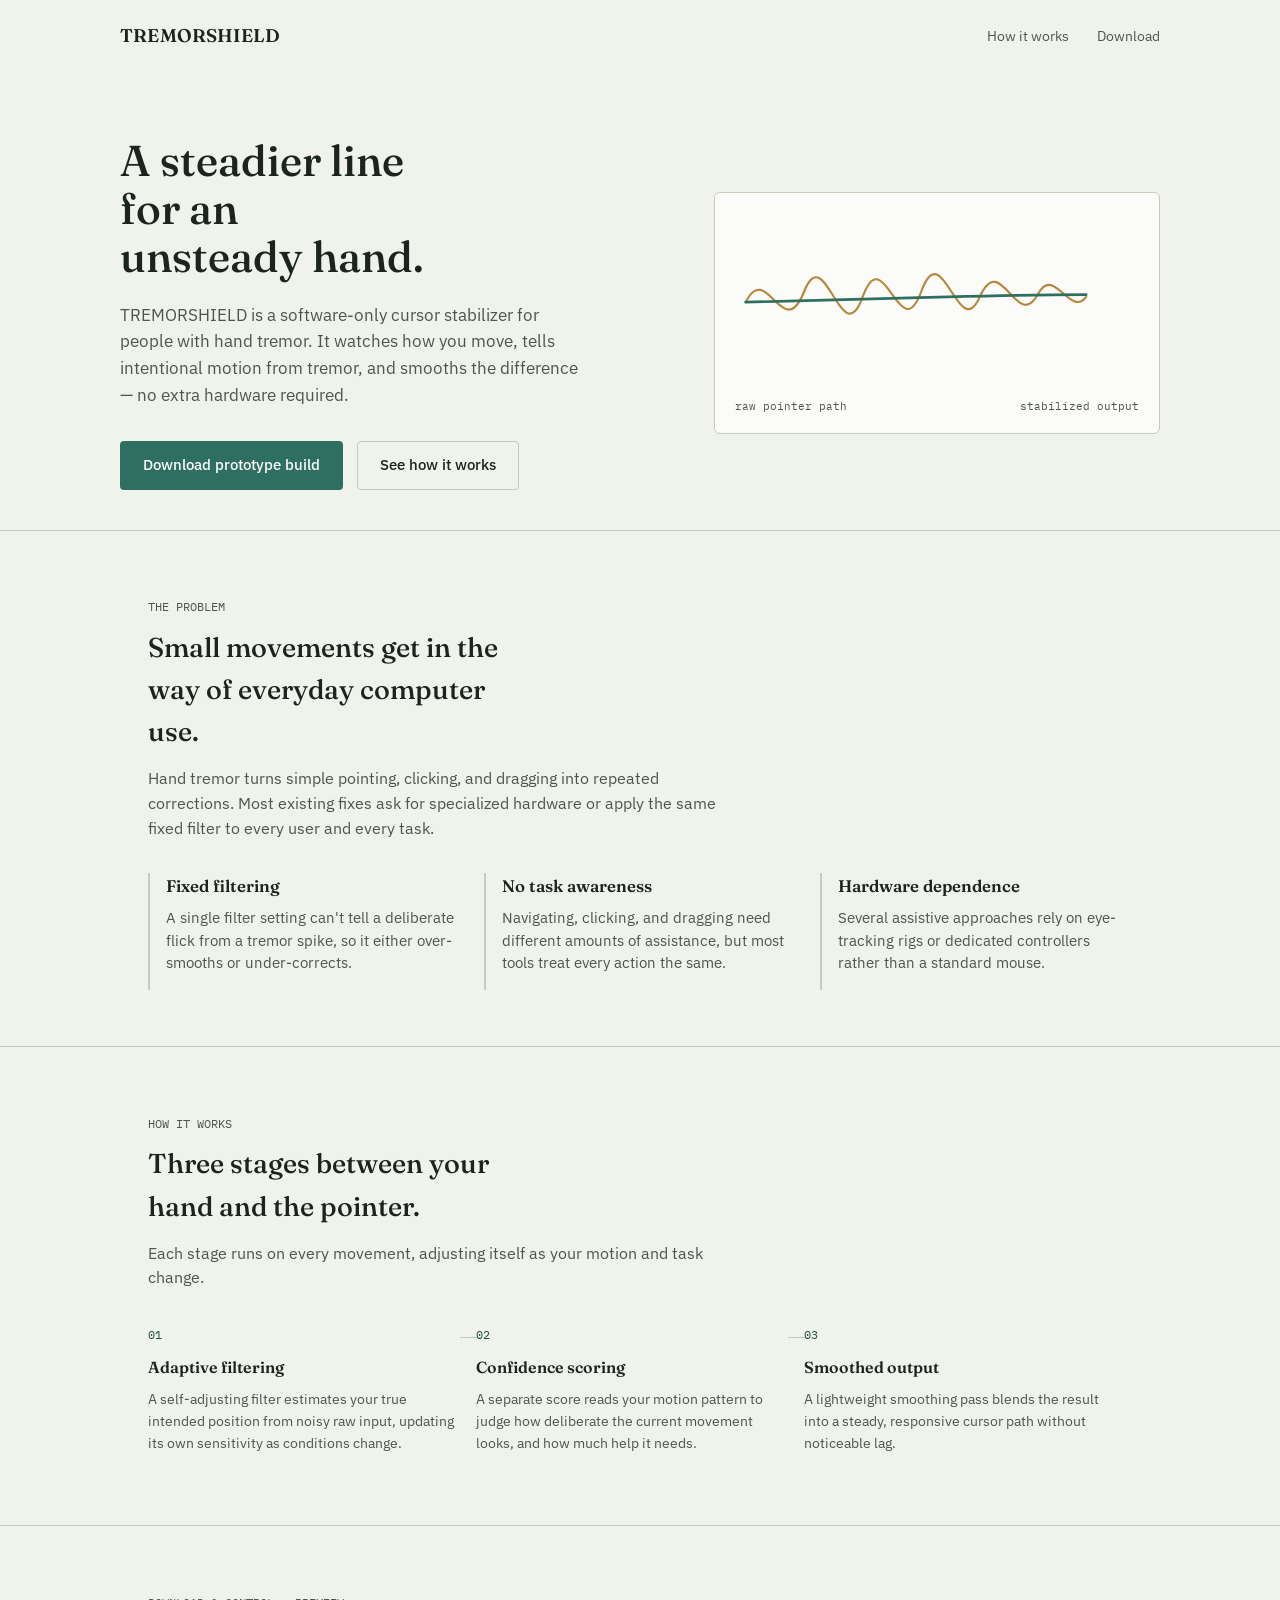
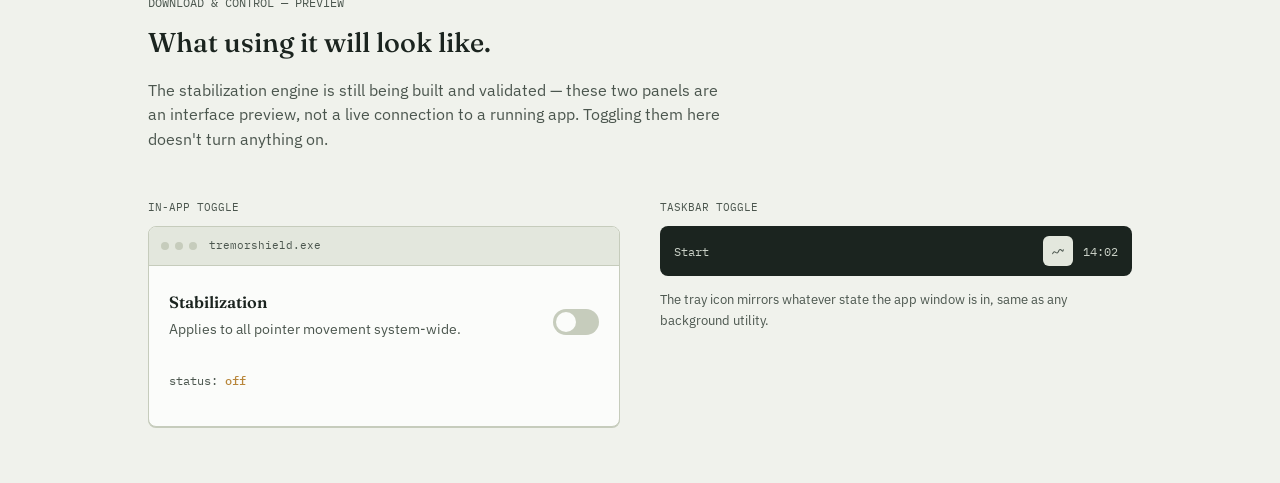
<file: 08_APPLICATION/index.html>
<!DOCTYPE html>
<html lang="en">
<head>
<meta charset="UTF-8">
<meta name="viewport" content="width=device-width, initial-scale=1.0">
<title>TREMORSHIELD — Adaptive Cursor Stabilization</title>
<link rel="preconnect" href="https://fonts.googleapis.com">
<link rel="preconnect" href="https://fonts.gstatic.com" crossorigin>
<link href="https://fonts.googleapis.com/css2?family=Fraunces:opsz,wght@9..144,400;9..144,500;9..144,600&family=IBM+Plex+Sans:wght@400;500;600&family=IBM+Plex+Mono:wght@400;500&display=swap" rel="stylesheet">
<style>
  :root{
    --paper:#F0F2EC;
    --panel:#E3E7DD;
    --ink:#1B241F;
    --ink-soft:#4B564E;
    --line:#C6CCBC;
    --steady:#2F6F62;
    --steady-deep:#204F45;
    --unsteady:#B8863A;
    --white:#FBFCFA;
  }

  *{box-sizing:border-box;}
  html{scroll-behavior:smooth;}
  @media (prefers-reduced-motion: reduce){
    html{scroll-behavior:auto;}
    *{animation-duration:0.001s !important; transition-duration:0.001s !important;}
  }

  body{
    margin:0;
    background:var(--paper);
    color:var(--ink);
    font-family:'IBM Plex Sans', sans-serif;
    line-height:1.55;
    -webkit-font-smoothing:antialiased;
  }

  a{color:inherit;}
  h1,h2,h3{font-family:'Fraunces', serif; margin:0; color:var(--ink); font-weight:500;}

  .wrap{
    max-width:1040px;
    margin:0 auto;
    padding:0 28px;
  }

  /* ---------- Top bar ---------- */
  .topbar{
    display:flex;
    align-items:center;
    justify-content:space-between;
    padding:22px 0;
  }
  .brand{
    display:flex;
    align-items:baseline;
    gap:8px;
    font-family:'Fraunces', serif;
    font-size:1.15rem;
    font-weight:600;
    letter-spacing:0.01em;
  }
  .brand small{
    font-family:'IBM Plex Mono', monospace;
    font-size:0.65rem;
    font-weight:400;
    color:var(--ink-soft);
  }
  .topbar nav{
    display:flex;
    gap:28px;
    font-size:0.9rem;
    color:var(--ink-soft);
  }
  .topbar nav a{ text-decoration:none; }
  .topbar nav a:hover{ color:var(--ink); }
  .topbar nav a:focus-visible{ outline:2px solid var(--steady); outline-offset:3px; }

  /* ---------- Hero ---------- */
  .hero{
    padding:64px 0 40px;
    display:grid;
    grid-template-columns:1.1fr 0.9fr;
    gap:48px;
    align-items:center;
  }
  .badge{
    display:inline-block;
    font-family:'IBM Plex Mono', monospace;
    font-size:0.72rem;
    color:var(--steady-deep);
    background:rgba(47,111,98,0.1);
    border:1px solid rgba(47,111,98,0.3);
    padding:5px 10px;
    border-radius:3px;
    margin-bottom:22px;
  }
  .hero h1{
    font-size:2.7rem;
    line-height:1.12;
    max-width:11ch;
  }
  .hero p.lede{
    margin-top:20px;
    font-size:1.08rem;
    color:var(--ink-soft);
    max-width:46ch;
  }
  .hero-ctas{
    margin-top:32px;
    display:flex;
    gap:14px;
    flex-wrap:wrap;
  }
  .btn{
    font-family:'IBM Plex Sans', sans-serif;
    font-size:0.92rem;
    font-weight:500;
    padding:12px 22px;
    border-radius:4px;
    border:1px solid transparent;
    cursor:pointer;
    text-decoration:none;
    display:inline-block;
  }
  .btn-primary{
    background:var(--steady);
    color:var(--white);
  }
  .btn-primary:hover{ background:var(--steady-deep); }
  .btn-ghost{
    background:transparent;
    border-color:var(--line);
    color:var(--ink);
  }
  .btn-ghost:hover{ border-color:var(--ink-soft); }
  .btn:focus-visible{ outline:2px solid var(--steady); outline-offset:2px; }

  .hero-note{
    margin-top:16px;
    font-size:0.82rem;
    color:var(--ink-soft);
  }

  /* ---------- Tremor -> steady line demo ---------- */
  .demo-panel{
    background:var(--white);
    border:1px solid var(--line);
    border-radius:6px;
    padding:24px 20px 18px;
  }
  .demo-panel svg{ width:100%; height:auto; display:block; }
  .demo-caption{
    display:flex;
    justify-content:space-between;
    margin-top:10px;
    font-family:'IBM Plex Mono', monospace;
    font-size:0.68rem;
    color:var(--ink-soft);
  }
  .path-raw{
    fill:none;
    stroke:var(--unsteady);
    stroke-width:2;
    stroke-linecap:round;
    stroke-dasharray:1000;
    stroke-dashoffset:1000;
    animation:draw 2.6s ease-out forwards;
  }
  .path-stable{
    fill:none;
    stroke:var(--steady);
    stroke-width:2.5;
    stroke-linecap:round;
    stroke-dasharray:1000;
    stroke-dashoffset:1000;
    animation:draw 2.6s ease-out forwards;
    animation-delay:0.15s;
  }
  @keyframes draw{
    to{ stroke-dashoffset:0; }
  }

  /* ---------- Section shell ---------- */
  section{ padding:56px 0; border-top:1px solid var(--line); }
  .kicker{
    font-family:'IBM Plex Mono', monospace;
    font-size:0.72rem;
    color:var(--ink-soft);
    margin-bottom:10px;
  }
  section h2{ font-size:1.7rem; max-width:20ch; }
  section > .wrap > p.section-lede{
    margin-top:14px;
    color:var(--ink-soft);
    max-width:58ch;
    font-size:1rem;
  }

  /* ---------- Problem ---------- */
  .problem-grid{
    margin-top:32px;
    display:grid;
    grid-template-columns:repeat(3,1fr);
    gap:24px;
  }
  .problem-card{
    border-left:2px solid var(--line);
    padding-left:16px;
  }
  .problem-card h3{ font-size:1.05rem; font-weight:600; }
  .problem-card p{ color:var(--ink-soft); font-size:0.92rem; margin-top:8px; }

  /* ---------- How it works ---------- */
  .flow{
    margin-top:36px;
    display:grid;
    grid-template-columns:repeat(3,1fr);
    gap:0;
    position:relative;
  }
  .flow-step{
    padding:0 20px 0 0;
    position:relative;
  }
  .flow-step:not(:last-child)::after{
    content:"";
    position:absolute;
    top:11px;
    right:-4px;
    width:20px;
    height:1px;
    background:var(--line);
  }
  .flow-num{
    font-family:'IBM Plex Mono', monospace;
    font-size:0.75rem;
    color:var(--steady-deep);
    display:block;
    margin-bottom:10px;
  }
  .flow-step h3{ font-size:1rem; font-weight:600; }
  .flow-step p{ color:var(--ink-soft); font-size:0.9rem; margin-top:8px; }

  /* ---------- Download / control mockup ---------- */
  .control-layout{
    margin-top:36px;
    display:grid;
    grid-template-columns:1fr 1fr;
    gap:40px;
    align-items:start;
  }
  .mock-label{
    font-family:'IBM Plex Mono', monospace;
    font-size:0.7rem;
    color:var(--ink-soft);
    margin-bottom:10px;
  }

  /* app window mockup */
  .app-window{
    background:var(--white);
    border:1px solid var(--line);
    border-radius:8px;
    overflow:hidden;
    box-shadow:0 1px 0 var(--line);
  }
  .app-titlebar{
    display:flex;
    align-items:center;
    gap:6px;
    padding:10px 12px;
    background:var(--panel);
    border-bottom:1px solid var(--line);
    font-family:'IBM Plex Mono', monospace;
    font-size:0.7rem;
    color:var(--ink-soft);
  }
  .dot{ width:8px; height:8px; border-radius:50%; background:var(--line); }
  .app-body{ padding:24px 20px; }
  .app-row{
    display:flex;
    align-items:center;
    justify-content:space-between;
  }
  .app-row h3{ font-size:1.02rem; font-weight:600; }
  .app-row p{ font-size:0.85rem; color:var(--ink-soft); margin-top:4px; }
  .status-line{
    margin-top:18px;
    font-family:'IBM Plex Mono', monospace;
    font-size:0.75rem;
    color:var(--ink-soft);
  }
  .status-value{ color:var(--steady-deep); font-weight:500; }
  .status-value.off{ color:var(--unsteady); }

  /* toggle switch */
  .switch{
    width:46px;
    height:26px;
    border-radius:13px;
    background:var(--line);
    position:relative;
    cursor:pointer;
    border:none;
    padding:0;
    flex-shrink:0;
  }
  .switch::after{
    content:"";
    position:absolute;
    top:3px; left:3px;
    width:20px; height:20px;
    border-radius:50%;
    background:var(--white);
    transition:left 0.18s ease, background 0.18s ease;
  }
  .switch[aria-pressed="true"]{ background:var(--steady); }
  .switch[aria-pressed="true"]::after{ left:23px; }
  .switch:focus-visible{ outline:2px solid var(--steady); outline-offset:3px; }

  /* taskbar mockup */
  .taskbar{
    background:var(--ink);
    border-radius:8px;
    padding:10px 14px;
    display:flex;
    align-items:center;
    justify-content:space-between;
  }
  .taskbar-left{
    font-family:'IBM Plex Mono', monospace;
    font-size:0.72rem;
    color:#C9D0C6;
  }
  .tray{
    display:flex;
    align-items:center;
    gap:10px;
  }
  .tray-icon{
    width:30px; height:30px;
    border-radius:6px;
    background:var(--panel);
    display:flex;
    align-items:center;
    justify-content:center;
    cursor:pointer;
    border:1px solid transparent;
    position:relative;
  }
  .tray-icon svg{ width:16px; height:16px; }
  .tray-icon.on{ background:rgba(47,111,98,0.25); }
  .tray-icon:focus-visible{ outline:2px solid var(--steady); outline-offset:2px; }
  .tray-clock{
    font-family:'IBM Plex Mono', monospace;
    font-size:0.72rem;
    color:#C9D0C6;
  }
  .tray-tooltip{
    position:absolute;
    bottom:38px;
    right:0;
    background:var(--white);
    color:var(--ink);
    border:1px solid var(--line);
    border-radius:5px;
    padding:6px 10px;
    font-size:0.72rem;
    white-space:nowrap;
    box-shadow:0 4px 10px rgba(0,0,0,0.12);
    opacity:0;
    pointer-events:none;
    transition:opacity 0.15s ease;
  }
  .tray-icon:hover .tray-tooltip,
  .tray-icon:focus-visible .tray-tooltip{ opacity:1; }

  .mockup-note{
    margin-top:14px;
    font-size:0.82rem;
    color:var(--ink-soft);
  }

  /* ---------- Status / honesty section ---------- */
  .status-list{
    margin-top:32px;
    display:grid;
    gap:0;
  }
  .status-row{
    display:grid;
    grid-template-columns:1fr 2fr;
    gap:24px;
    padding:16px 0;
    border-top:1px solid var(--line);
  }
  .status-row:last-child{ border-bottom:1px solid var(--line); }
  .status-row .tag{
    font-family:'IBM Plex Mono', monospace;
    font-size:0.72rem;
    padding:3px 0;
    color:var(--ink-soft);
  }
  .status-row h4{
    font-family:'IBM Plex Sans', sans-serif;
    font-size:0.95rem;
    font-weight:600;
    margin:0 0 4px;
  }
  .status-row p{ font-size:0.9rem; color:var(--ink-soft); margin:0; }
  .pill{
    display:inline-block;
    font-family:'IBM Plex Mono', monospace;
    font-size:0.65rem;
    padding:2px 8px;
    border-radius:3px;
    margin-left:8px;
  }
  .pill.done{ background:rgba(47,111,98,0.12); color:var(--steady-deep); }
  .pill.progress{ background:rgba(184,134,58,0.15); color:var(--unsteady); }
  .pill.planned{ background:var(--panel); color:var(--ink-soft); }

  /* ---------- Footer ---------- */
  footer{
    padding:36px 0 48px;
    border-top:1px solid var(--line);
    display:flex;
    justify-content:space-between;
    flex-wrap:wrap;
    gap:12px;
    font-size:0.82rem;
    color:var(--ink-soft);
  }

  @media (max-width:760px){
    .hero{ grid-template-columns:1fr; padding-top:40px; }
    .hero h1{ font-size:2.1rem; max-width:none; }
    .problem-grid{ grid-template-columns:1fr; gap:20px; }
    .flow{ grid-template-columns:1fr; gap:24px; }
    .flow-step:not(:last-child)::after{ display:none; }
    .control-layout{ grid-template-columns:1fr; }
    .status-row{ grid-template-columns:1fr; gap:6px; }
  }
</style>
</head>
<body>

<div class="wrap topbar">
  <div class="brand">TREMORSHIELD</div>
  <nav>
    <a href="#how">How it works</a>
    <a href="#download">Download</a>
    <!-- <a href="#status">Project status</a> -->
  </nav>
</div>

<div class="wrap hero">
  <div>
    <!-- <span class="badge">Academic prototype — under active development</span> -->
    <h1>A steadier line for an unsteady hand.</h1>
    <p class="lede">TREMORSHIELD is a software-only cursor stabilizer for people with hand tremor. It watches how you move, tells intentional motion from tremor, and smooths the difference — no extra hardware required.</p>
    <div class="hero-ctas">
      <a class="btn btn-primary" href="#download">Download prototype build</a>
      <a class="btn btn-ghost" href="#how">See how it works</a>
    </div>
    <!-- <p class="hero-note">Built for a college research project (Dept. of CSE). Not a certified medical device.</p> -->
  </div>
  <div class="demo-panel">
    <svg viewBox="0 0 380 160" preserveAspectRatio="xMidYMid meet">
      <path class="path-raw" d="M10,80 C 30,40 45,120 65,70 C 85,20 100,130 120,75 C 140,20 155,125 175,70 C 195,15 210,120 230,75 C 250,30 265,110 285,72 C 300,45 315,95 330,75" />
      <path class="path-stable" d="M10,80 C 90,78 180,76 200,75 C 240,74 290,73 330,73" />
    </svg>
    <div class="demo-caption">
      <span>raw pointer path</span>
      <span>stabilized output</span>
    </div>
  </div>
</div>

<section id="problem">
  <div class="wrap">
    <p class="kicker">THE PROBLEM</p>
    <h2>Small movements get in the way of everyday computer use.</h2>
    <p class="section-lede">Hand tremor turns simple pointing, clicking, and dragging into repeated corrections. Most existing fixes ask for specialized hardware or apply the same fixed filter to every user and every task.</p>
    <div class="problem-grid">
      <div class="problem-card">
        <h3>Fixed filtering</h3>
        <p>A single filter setting can't tell a deliberate flick from a tremor spike, so it either over-smooths or under-corrects.</p>
      </div>
      <div class="problem-card">
        <h3>No task awareness</h3>
        <p>Navigating, clicking, and dragging need different amounts of assistance, but most tools treat every action the same.</p>
      </div>
      <div class="problem-card">
        <h3>Hardware dependence</h3>
        <p>Several assistive approaches rely on eye-tracking rigs or dedicated controllers rather than a standard mouse.</p>
      </div>
    </div>
  </div>
</section>

<section id="how">
  <div class="wrap">
    <p class="kicker">HOW IT WORKS</p>
    <h2>Three stages between your hand and the pointer.</h2>
    <p class="section-lede">Each stage runs on every movement, adjusting itself as your motion and task change.</p>
    <div class="flow">
      <div class="flow-step">
        <span class="flow-num">01</span>
        <h3>Adaptive filtering</h3>
        <p>A self-adjusting filter estimates your true intended position from noisy raw input, updating its own sensitivity as conditions change.</p>
      </div>
      <div class="flow-step">
        <span class="flow-num">02</span>
        <h3>Confidence scoring</h3>
        <p>A separate score reads your motion pattern to judge how deliberate the current movement looks, and how much help it needs.</p>
      </div>
      <div class="flow-step">
        <span class="flow-num">03</span>
        <h3>Smoothed output</h3>
        <p>A lightweight smoothing pass blends the result into a steady, responsive cursor path without noticeable lag.</p>
      </div>
    </div>
  </div>
</section>

<section id="download">
  <div class="wrap">
    <p class="kicker">DOWNLOAD &amp; CONTROL — PREVIEW</p>
    <h2>What using it will look like.</h2>
    <p class="section-lede">The stabilization engine is still being built and validated — these two panels are an interface preview, not a live connection to a running app. Toggling them here doesn't turn anything on.</p>

    <div class="control-layout">
      <div>
        <p class="mock-label">IN-APP TOGGLE</p>
        <div class="app-window">
          <div class="app-titlebar">
            <span class="dot"></span><span class="dot"></span><span class="dot"></span>
            <span style="margin-left:6px;">tremorshield.exe</span>
          </div>
          <div class="app-body">
            <div class="app-row">
              <div>
                <h3>Stabilization</h3>
                <p>Applies to all pointer movement system-wide.</p>
              </div>
              <button class="switch" id="appSwitch" aria-pressed="false" aria-label="Toggle stabilization"></button>
            </div>
            <p class="status-line">status: <span class="status-value off" id="appStatus">off</span></p>
          </div>
        </div>
      </div>

      <div>
        <p class="mock-label">TASKBAR TOGGLE</p>
        <div class="taskbar">
          <span class="taskbar-left">Start</span>
          <div class="tray">
            <div class="tray-icon" id="trayIcon" tabindex="0" role="button" aria-pressed="false" aria-label="Toggle stabilization from tray">
              <div class="tray-tooltip" id="trayTooltip">Stabilization: off — click to turn on</div>
              <svg viewBox="0 0 24 24" fill="none" xmlns="http://www.w3.org/2000/svg">
                <path id="trayGlyph" d="M4 16 C 7 8, 10 20, 13 12 C 16 5, 19 17, 20 10" stroke="#4B564E" stroke-width="1.6" stroke-linecap="round"/>
              </svg>
            </div>
            <span class="tray-clock">14:02</span>
          </div>
        </div>
        <p class="mockup-note">The tray icon mirrors whatever state the app window is in, same as any background utility.</p>
      </div>
    </div>

    <!-- <div class="hero-ctas" style="margin-top:32px;">
      <a class="btn btn-primary" href="#status">View current build status</a>
    </div> -->
  </div>
</section>

<!-- <section id="status">
  <div class="wrap">
    <p class="kicker">PROJECT STATUS</p>
    <h2>Where this stands right now.</h2>
    <p class="section-lede">Shown plainly, for reviewers and anyone evaluating the project.</p>
    <div class="status-list">
      <div class="status-row">
        <div class="tag">Data collection<span class="pill done">in place</span></div>
        <div>
          <h4>Desktop &amp; web logging tools</h4>
          <p>Mouse-tracking tasks (navigation, clicking, dragging, precision selection) are built and used to gather movement data from volunteers.</p>
        </div>
      </div>
      <div class="status-row">
        <div class="tag">Stabilization engine<span class="pill progress">in progress</span></div>
        <div>
          <h4>Adaptive filter + confidence scoring</h4>
          <p>The filtering and confidence-scoring pipeline is being designed and implemented; it has not yet been tested end-to-end on live cursor input.</p>
        </div>
      </div>
      <div class="status-row">
        <div class="tag">Performance results<span class="pill planned">not yet available</span></div>
        <div>
          <h4>Accuracy &amp; stability numbers</h4>
          <p>No experimental results exist yet. Any figures shown elsewhere are design targets, not measured outcomes.</p>
        </div>
      </div>
      <div class="status-row">
        <div class="tag">Clinical testing<span class="pill planned">phase II</span></div>
        <div>
          <h4>Testing with motor-impaired users</h4>
          <p>Current data comes from healthy volunteers with synthetic tremor added. Testing with clinical populations is planned for a later phase.</p>
        </div>
      </div>
    </div>
  </div>
</section> -->

<!-- <footer class="wrap">
  <span>TREMORSHIELD — Adaptive Cursor Stabilization, Module 3</span>
  <span>Cereena George · MUT23CS047 · Guide: Dr. Sheena Kurian K.</span>
</footer> -->

<script>
  (function(){
    var appSwitch = document.getElementById('appSwitch');
    var appStatus = document.getElementById('appStatus');
    var trayIcon = document.getElementById('trayIcon');
    var trayTooltip = document.getElementById('trayTooltip');
    var trayGlyph = document.getElementById('trayGlyph');

    function setState(on){
      appSwitch.setAttribute('aria-pressed', on);
      trayIcon.setAttribute('aria-pressed', on);
      appStatus.textContent = on ? 'on' : 'off';
      appStatus.classList.toggle('off', !on);
      trayIcon.classList.toggle('on', on);
      trayTooltip.textContent = on
        ? 'Stabilization: on — click to turn off'
        : 'Stabilization: off — click to turn on';
      trayGlyph.setAttribute('stroke', on ? '#2F6F62' : '#4B564E');
      trayGlyph.setAttribute('d', on
        ? 'M4 13 C 8 12, 12 13, 16 12.5 C 18 12.3, 19 12.6, 20 12'
        : 'M4 16 C 7 8, 10 20, 13 12 C 16 5, 19 17, 20 10');
    }

    appSwitch.addEventListener('click', function(){
      setState(appSwitch.getAttribute('aria-pressed') !== 'true');
    });
    trayIcon.addEventListener('click', function(){
      setState(trayIcon.getAttribute('aria-pressed') !== 'true');
    });
    trayIcon.addEventListener('keydown', function(e){
      if(e.key === 'Enter' || e.key === ' '){
        e.preventDefault();
        setState(trayIcon.getAttribute('aria-pressed') !== 'true');
      }
    });
  })();
</script>

</body>
</html>
</file>
